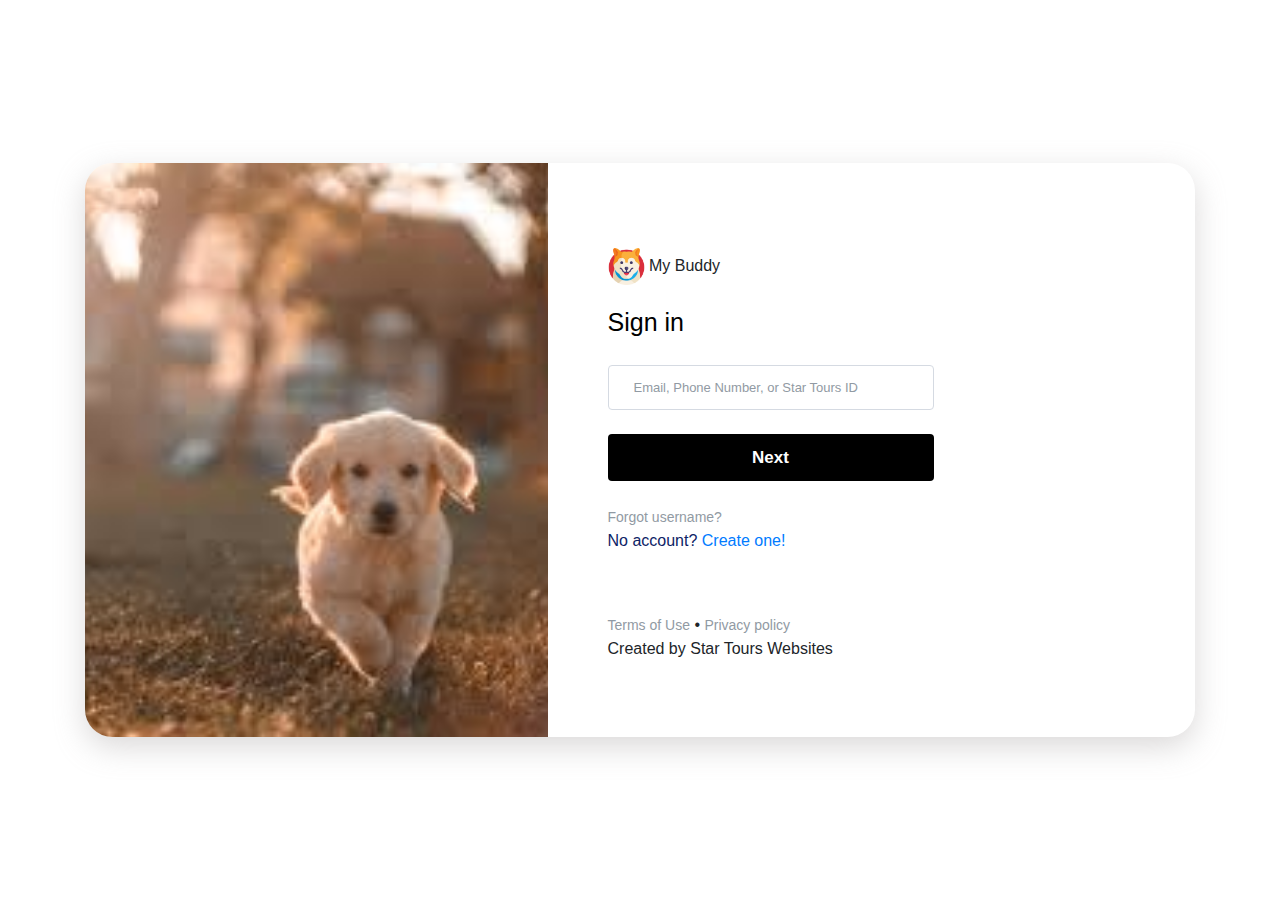
<file: login/identifier.html>
<!DOCTYPE html>
<html>
  <head>
    <meta charset="UTF-8">
    <meta name="viewport" content="width=device-width, initial-scale=1.0">

    <title>Login | My Buddy ID</title>
    <link href="https://fonts.googleapis.com/css?family=Karla:400,700&amp;display=swap" rel="stylesheet">
    <link rel="stylesheet" href="https://cdn.materialdesignicons.com/4.8.95/css/materialdesignicons.min.css">
    <link rel="stylesheet" href="https://stackpath.bootstrapcdn.com/bootstrap/4.4.1/css/bootstrap.min.css">
    <link rel="stylesheet" href="main.css">
  </head>
  <body>
    <main class="d-flex align-items-center min-vh-100 py-3 py-md-0">
      <div class="container">
        <div class="card login-card">
          <div class="row no-gutters">
            <div class="col-md-5">
              <img src="dogBackground.jpeg" alt="login" class="login-card-img">
            </div>
            <div class="col-md-7">
              <div class="card-body">
                <div class="brand-wrapper">
                  <img src="dog_icon.png" alt="logo" class="logo"> My Buddy
                </div>
                <p class="login-card-description">Sign in</p>
                <form action="#!">
                  <div class="form-group">
                    <label for="email" class="sr-only">Email</label>
                    <input type="email" name="email" id="email" class="form-control" placeholder="Email, Phone Number, or Star Tours ID">
                  </div>
                  <div class="form-group mb-4">
                    <label for="password" class="sr-only">Password</label>
                  </div>
                  <input name="login" id="login" class="btn btn-block login-btn mb-4" type="button" value="Next">
                </form>
                <a href="#!" class="forgot-password-link">Forgot username?</a>
                <p class="login-card-footer-text">No account? <a href="#!" class="">Create one!</a></p>
                <nav class="login-card-footer-nav">
                  <a href="#!">Terms of Use</a> • 
                  <a href="#!">Privacy policy</a>
                  <p>Created by Star Tours Websites</p>
                </nav>
              </div>
            </div></div></div></div></main>
  </body>
</html>
</file>
<file: login/main.css>
1body {
  font-family: "Karla", sans-serif;
  background-image url("dogBackground");
  min-height: 100vh; }

.brand-wrapper {
  margin-bottom: 19px; }
.brand-wrapper .logo {
  height: 37px; }

.login-card {
  border: 0;
  border-radius: 27.5px;
  box-shadow: 0 10px 30px 0 rgba(172, 168, 168, 0.43);
  overflow: hidden; }
.login-card-img {
  border-radius: 0;
  position: absolute;
  width: 100%;
  height: 100%;
  -o-object-fit: cover;
  object-fit: cover; }
.login-card .card-body {
  padding: 85px 60px 60px; }
@media (max-width: 422px) {
  .login-card .card-body {
    padding: 35px 24px; } }
.login-card-description {
  font-size: 25px;
  color: #000;
  font-weight: normal;
  margin-bottom: 23px; }
.login-card form {
  max-width: 326px; }
.login-card .form-control {
  border: 1px solid #d5dae2;
  padding: 15px 25px;
  margin-bottom: 20px;
  min-height: 45px;
  font-size: 13px;
  line-height: 15;
  font-weight: normal; }
.login-card .form-control::-webkit-input-placeholder {
  color: #919aa3; }
.login-card .form-control::-moz-placeholder {
  color: #919aa3; }
.login-card .form-control:-ms-input-placeholder {
  color: #919aa3; }
.login-card .form-control::-ms-input-placeholder {
  color: #919aa3; }
.login-card .form-control::placeholder {
  color: #919aa3; }
.login-card .login-btn {
  padding: 13px 20px 12px;
  background-color: #000;
  border-radius: 4px;
  font-size: 17px;
  font-weight: bold;
  line-height: 20px;
  color: #fff;
  margin-bottom: 24px; }
.login-card .login-btn:hover {
  border: 1px solid #000;
  background-color: transparent;
  color: #000; }
.login-card .forgot-password-link {
  font-size: 14px;
  color: #919aa3;
  margin-bottom: 12px; }
.login-card-footer-text {
  font-size: 16px;
  color: #0d2366;
  margin-bottom: 60px; }
@media (max-width: 767px) {
  .login-card-footer-text {
    margin-bottom: 24px; } }
.login-card-footer-nav a {
  font-size: 14px;
  color: #919aa3; }

.footer-link {
  position: absolute;
  bottom: 1rem;
  text-align: center;
  width: 100%; }

/*# sourceMappingURL=login.css.map */
</file>
